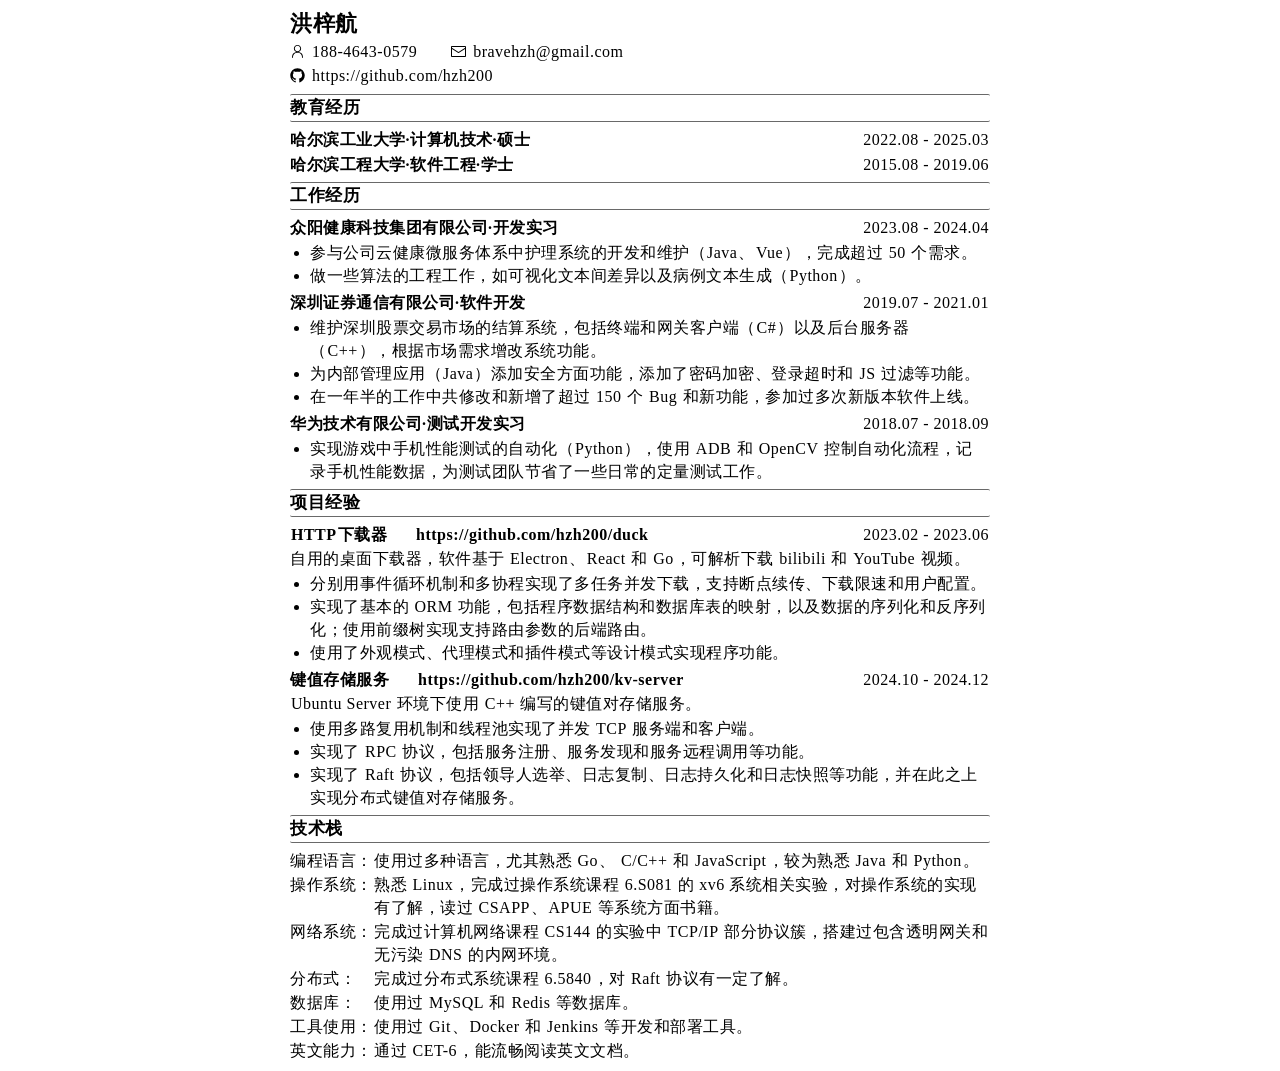
<file: index.html>
<!DOCTYPE html>
<html>
    <head>
        <title>洪梓航个人简历</title>
        <!-- <link rel="stylesheet" href="./style.css"> -->
        <script src="./index.js" defer></script>
    </head>
    <body>
        <!-- <a href="https://hzh200.github.io/resume/"></a> -->
        <div id="root"></div>
    </body>
</html>
</file>
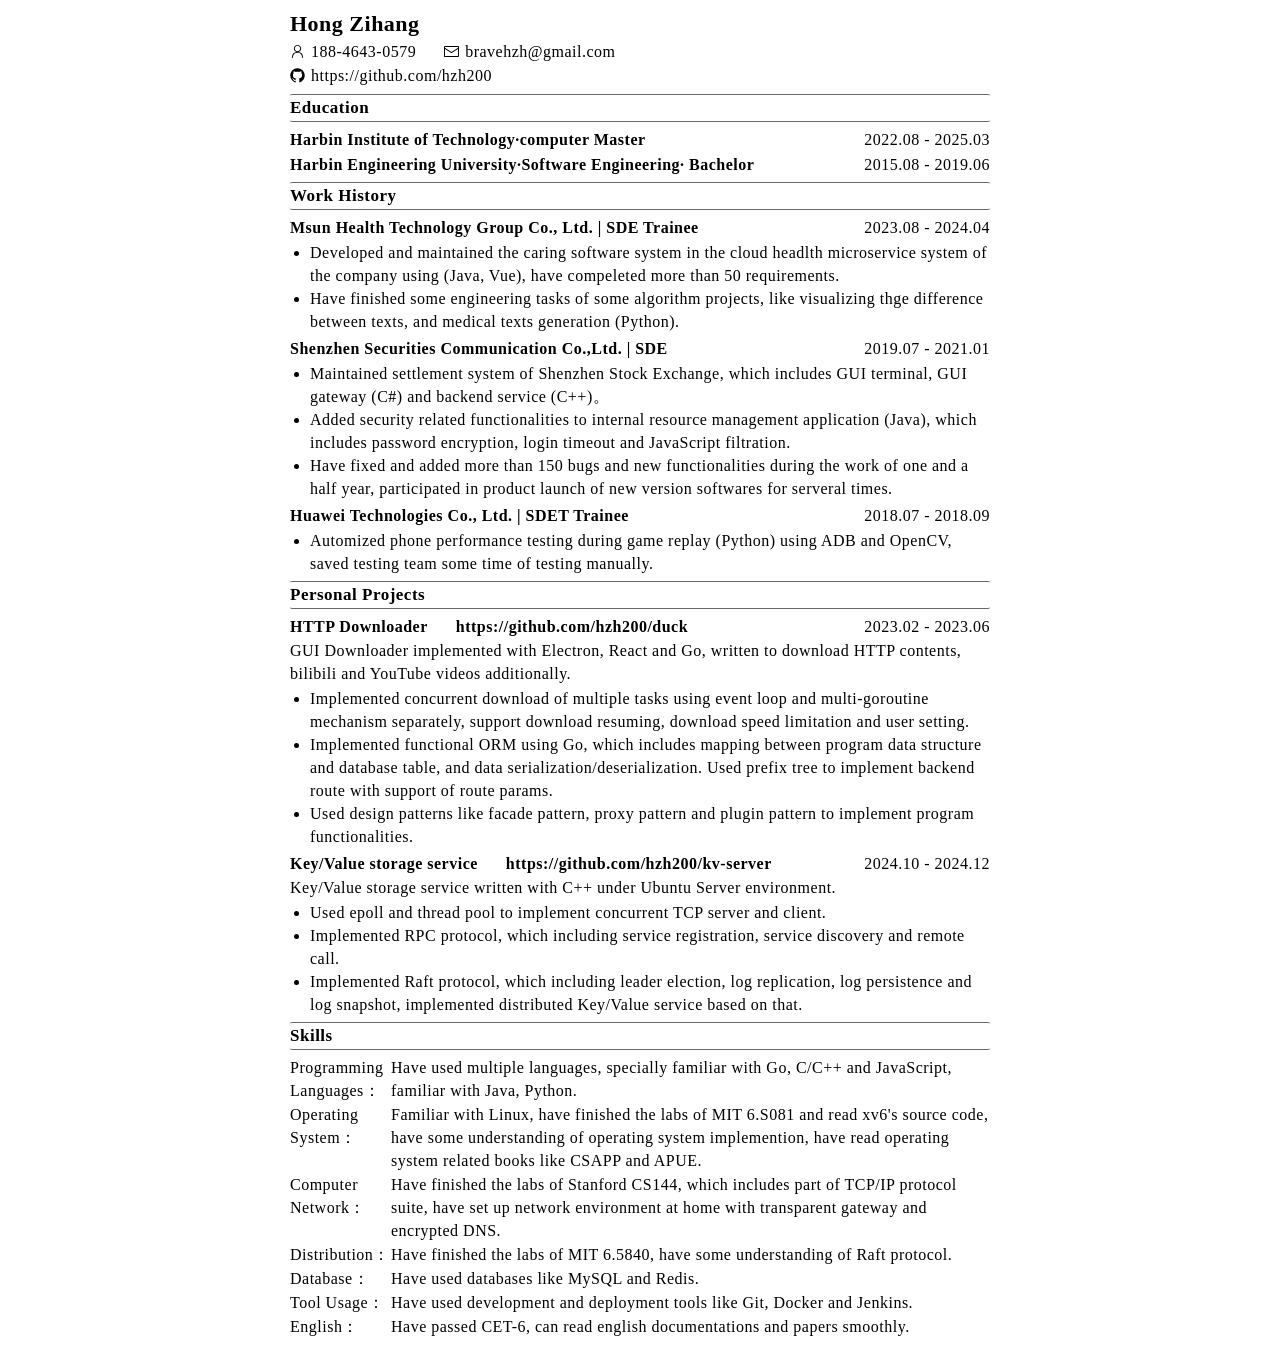
<file: index_en.html>
<!DOCTYPE html>
<html>
    <head>
        <title>洪梓航个人简历</title>
        <!-- <link rel="stylesheet" href="./style.css"> -->
        <script src="./index_en.js" defer></script>
    </head>
    <body>
        <!-- <a href="https://hzh200.github.io/resume/"></a> -->
        <div id="root"></div>
    </body>
</html>
</file>
<file: style.css>
/* 

Quote：经过我的广泛搜索、观察，总结出了国内外业内人士、设计师、HR 专家的推荐的适合简历的四款英文字体和三款中文字体：

英文：
    Arial
    Helvetica
    Times New Roman
    Georgia

中文：
    微软雅黑
    思源宋体
    华文楷体

*/

* {
    line-height: 23px;
    letter-spacing: 0.5px;
    font-size: 16px;
    /* font-family: SimHei; */
    /* font-family: SimSun; */
    /* font-family: 'Source Han Serif'; */
    /* font-family: Arial; */
    /* font-family: 'Microsoft YaHei'; */
    font-family: 'STKaiti';
}

html {
    /* width: 800px; */
    width: 100%;
    display: flex;
    justify-content: center;
}

body {
    display: flex;
    justify-content: center;
}

passage {
    display: flex;
    font-size: 18px;
    /* font-size: large; */
    font-weight: 600;
    line-height: 24px;
    width: 100%;
    text-align: center;
    justify-items: center;
    /* border-bottom: 2px solid #696969; */
    border-bottom: 2px solid #696969;
    margin-top: 3px;
    margin-bottom: 7px;
}

item {
    display: block;
    margin-top: 4px;
    margin-bottom: 4px;
}

.row {
    margin-top: 1px;
    margin-bottom: 1px;
}

.sep {
    display: flex;
    justify-content: space-between;
}

.clear {
    display: flex;
}

english {
    font-family: 'Times New Roman';
}

name {
    font-size: 22px !important;
    font-weight: bold;
}

.special {
    font-size: 16px !important;
    font-weight: bold;
}

gap {
    margin-left: 18px;
    margin-right: 18px;
}

label {
    flex: none;
}

label::after {
    content: '：';
}

ul {
    margin: 2px;
    padding-left: 18px;
}

#main {
    width: 700px;
}

#personal {
    display: flex;
    justify-content: space-between;
}

.right-personal {
    margin-top: 5px;
    width: 200px;
}

.right-personal > p {
    word-wrap: break-word;
}

#education > div {
    margin-bottom: 15px;
}

#education > div:last-child {
    margin-bottom: 0px;
}
</file>
